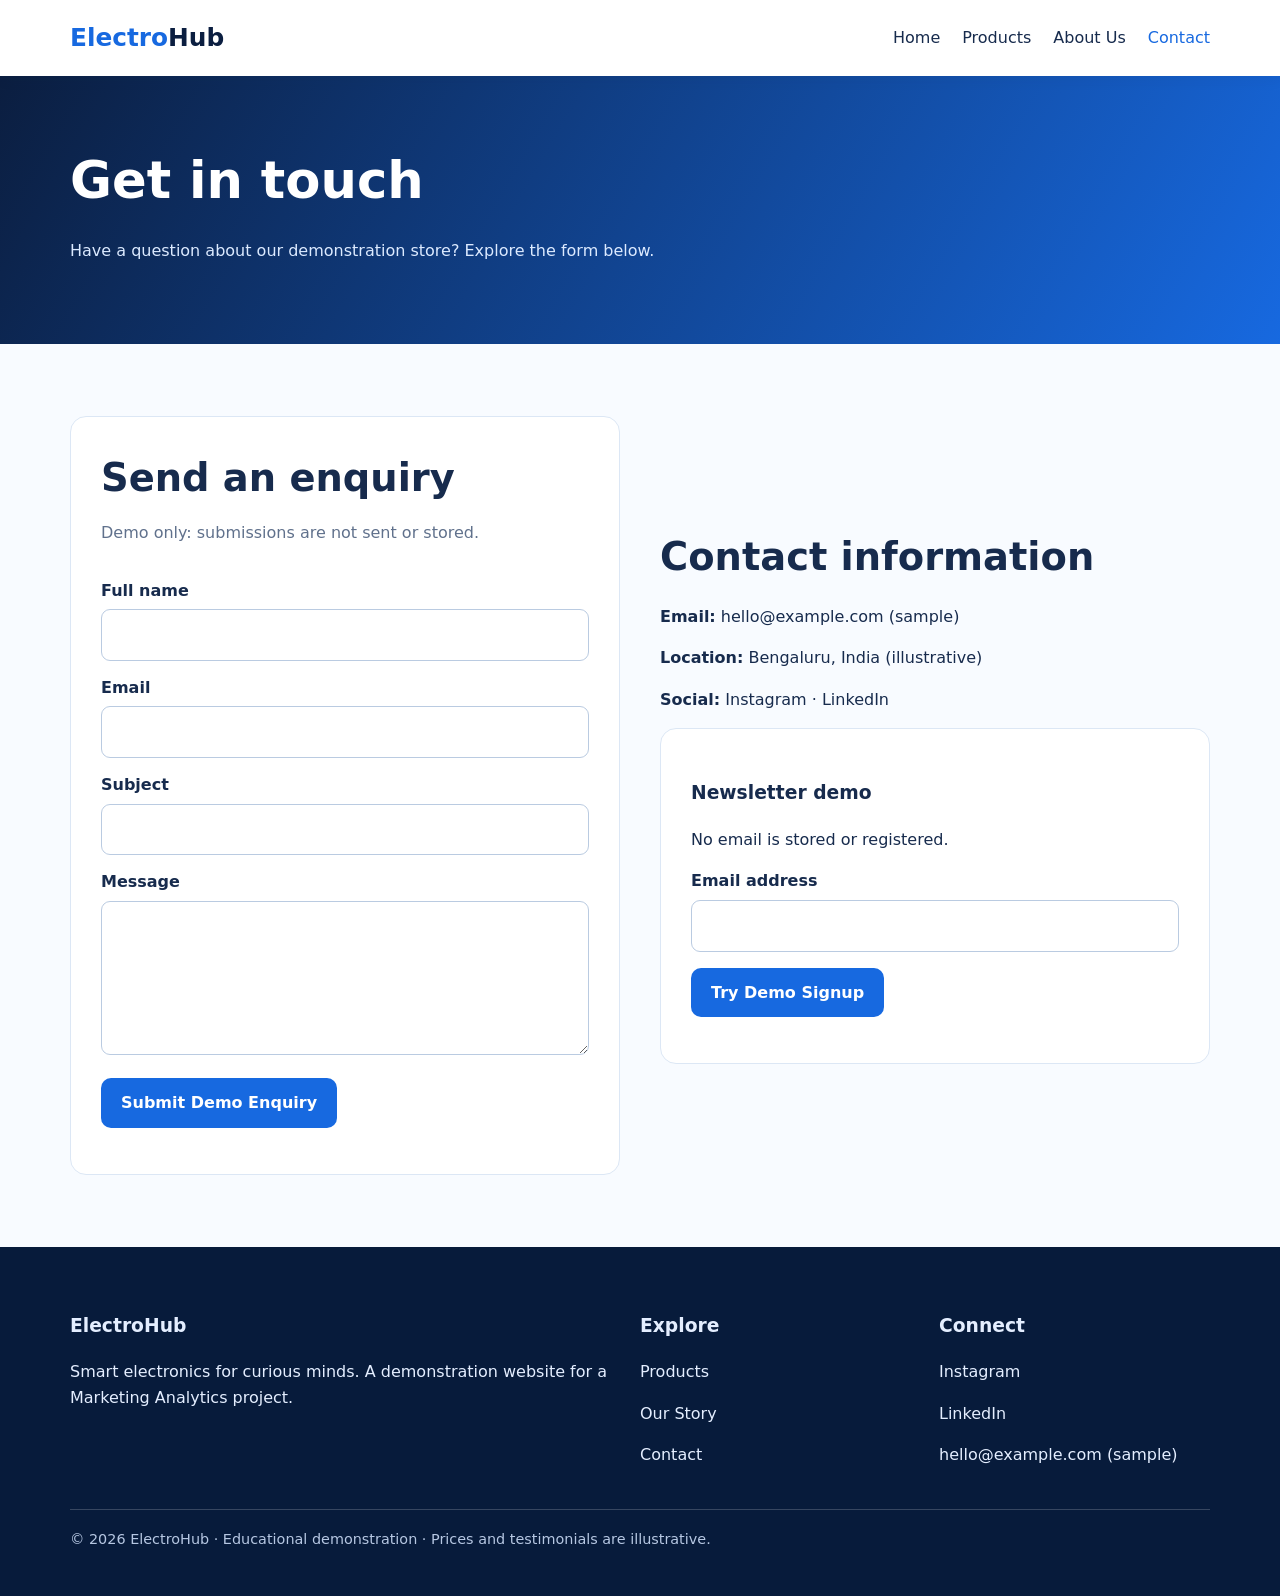
<file: contact.html>
<!DOCTYPE html><html lang="en"><head><meta charset="UTF-8"><meta name="viewport" content="width=device-width, initial-scale=1"><meta name="description" content="ElectroHub - explore stylish electronics and smart gadgets."><title>Contact | ElectroHub</title><link rel="stylesheet" href="style.css"><!-- Replace G-XXXXXXXXXX with your GA4 Measurement ID on every page. -->
<script async src="https://www.googletagmanager.com/gtag/js?id=G-XXXXXXXXXX"></script>
<script>window.dataLayer=window.dataLayer||[];function gtag(){dataLayer.push(arguments);}gtag('js',new Date());gtag('config','G-XXXXXXXXXX');</script></head><body><header class="site-header"><nav class="nav container" aria-label="Main navigation"><a class="brand" href="index.html">Electro<span>Hub</span></a><button class="menu-toggle" aria-expanded="false" aria-controls="nav-links">☰ Menu</button><div class="nav-links" id="nav-links"><a href="index.html" >Home</a><a href="products.html" >Products</a><a href="about.html" >About Us</a><a href="contact.html" aria-current="page">Contact</a></div></nav></header><main><section class="page-hero"><div class="container"><h1>Get in touch</h1><p>Have a question about our demonstration store? Explore the form below.</p></div></section><section class="section"><div class="container split"><div class="form-panel"><h2>Send an enquiry</h2><p class="lead">Demo only: submissions are not sent or stored.</p><form id="contact-form"><label for="name">Full name</label><input id="name" name="name" required minlength="2" autocomplete="name"><label for="email">Email</label><input id="email" type="email" name="email" required autocomplete="email"><label for="subject">Subject</label><input id="subject" name="subject" required><label for="message">Message</label><textarea id="message" name="message" rows="5" required minlength="10"></textarea><p><button class="btn" type="submit">Submit Demo Enquiry</button></p><p class="status" aria-live="polite"></p></form></div><div><h2>Contact information</h2><p><strong>Email:</strong> hello@example.com (sample)</p><p><strong>Location:</strong> Bengaluru, India (illustrative)</p><p><strong>Social:</strong> <a href="https://www.instagram.com/">Instagram</a> · <a href="https://www.linkedin.com/">LinkedIn</a></p><div class="form-panel"><h3>Newsletter demo</h3><p>No email is stored or registered.</p><form id="newsletter-form"><label for="newsletter-email">Email address</label><input id="newsletter-email" type="email" name="email" autocomplete="email" required><p><button class="btn" type="submit">Try Demo Signup</button></p><p class="status" aria-live="polite"></p></form></div></div></div></section></main><footer class="site-footer"><div class="container"><div class="footer-grid"><div><h3>ElectroHub</h3><p>Smart electronics for curious minds. A demonstration website for a Marketing Analytics project.</p></div><div><h3>Explore</h3><p><a href="products.html">Products</a></p><p><a href="about.html">Our Story</a></p><p><a href="contact.html">Contact</a></p></div><div><h3>Connect</h3><p><a href="https://www.instagram.com/" target="_blank" rel="noopener noreferrer">Instagram</a></p><p><a href="https://www.linkedin.com/" target="_blank" rel="noopener noreferrer">LinkedIn</a></p><p>hello@example.com (sample)</p></div></div><div class="footer-bottom">© 2026 ElectroHub · Educational demonstration · Prices and testimonials are illustrative.</div></div></footer><script src="script.js" defer></script></body></html>
</file>
<file: style.css>
:root{--blue:#1769e0;--navy:#0b1e40;--sky:#eaf3ff;--ink:#172b4d;--muted:#60718c;--line:#dce7f5;--white:#fff}*{box-sizing:border-box}body{margin:0;font-family:system-ui,-apple-system,Segoe UI,sans-serif;color:var(--ink);line-height:1.6;background:#f8fbff}a{color:inherit;text-decoration:none}img{max-width:100%;display:block}button,input,textarea,select{font:inherit}button{cursor:pointer}.container{width:min(1140px,92%);margin:auto}.site-header{background:var(--white);position:sticky;top:0;z-index:10;box-shadow:0 2px 15px #132b4d12}.nav{display:flex;align-items:center;justify-content:space-between;gap:20px;min-height:76px}.brand{font-size:1.55rem;font-weight:850;color:var(--blue)}.brand span{color:var(--navy)}.nav-links{display:flex;gap:22px;align-items:center}.nav-links a:hover,.nav-links a[aria-current=page]{color:var(--blue)}.menu-toggle{display:none;background:transparent;border:1px solid var(--line);padding:8px 12px;border-radius:8px}.btn{display:inline-block;border:0;border-radius:10px;padding:12px 20px;background:var(--blue);color:white;font-weight:700;transition:transform .2s,background .2s}.btn:hover{background:#0b4fae;transform:translateY(-2px)}.btn-outline{background:transparent;color:var(--blue);border:2px solid var(--blue)}.btn-outline:hover{color:white}.hero{background:linear-gradient(120deg,#071b3b,#1559b9);color:white;padding:85px 0}.hero-layout{display:grid;grid-template-columns:1.1fr 1fr;gap:48px;align-items:center}.hero h1{font-size:clamp(2.3rem,5vw,4.2rem);line-height:1.12;margin:12px 0 20px}.hero p{font-size:1.1rem;color:#dceaff}.hero img{border-radius:20px;box-shadow:0 24px 50px #001b3f66;aspect-ratio:4/3;object-fit:cover}.eyebrow{text-transform:uppercase;letter-spacing:.14em;font-size:.82rem;font-weight:800;color:#a5d2ff}.section{padding:72px 0}.section h2{font-size:clamp(1.8rem,3vw,2.5rem);margin:0 0 12px}.lead{color:var(--muted);max-width:700px;margin:0 0 32px}.grid{display:grid;grid-template-columns:repeat(3,1fr);gap:24px}.card{background:white;border:1px solid var(--line);border-radius:16px;overflow:hidden;box-shadow:0 8px 25px #112b4c0b;transition:transform .2s}.card:hover{transform:translateY(-5px)}.card img{width:100%;height:225px;object-fit:cover;background:#eef4fb}.card-body{padding:22px}.card h3{margin:0 0 6px}.price{font-weight:850;color:var(--blue);font-size:1.25rem}.tag{font-size:.8rem;font-weight:700;color:#1354aa;background:#e6f1ff;border-radius:99px;padding:5px 10px;display:inline-block;margin-bottom:12px}.card .btn{margin-top:10px}.section-tint{background:var(--sky)}.feature{padding:25px;border-radius:16px;background:white;border:1px solid var(--line)}.feature h3{margin:0 0 8px}.page-hero{padding:64px 0;background:linear-gradient(120deg,#0b1e40,#1769e0);color:white}.page-hero h1{font-size:clamp(2.2rem,4vw,3.3rem);margin:0 0 10px}.page-hero p{color:#dceaff;max-width:720px}.filters{display:flex;flex-wrap:wrap;gap:10px;margin:25px 0}.filter{border:1px solid #bed2ee;background:white;padding:9px 17px;border-radius:99px;color:var(--navy)}.filter.active{background:var(--blue);color:white;border-color:var(--blue)}.split{display:grid;grid-template-columns:1fr 1fr;gap:40px;align-items:center}.split img{border-radius:18px;aspect-ratio:4/3;object-fit:cover}.quote{font-size:1.05rem;font-style:italic}.form-panel{background:white;padding:30px;border-radius:16px;border:1px solid var(--line)}label{display:block;font-weight:650;margin:14px 0 6px}input,textarea{width:100%;border:1px solid #bacbe1;border-radius:9px;padding:12px;background:white}input:focus,textarea:focus{outline:3px solid #b6d8ff;border-color:var(--blue)}.status{margin-top:12px;font-weight:600}.site-footer{background:#071b3b;color:#e4eeff;padding:45px 0}.footer-grid{display:grid;grid-template-columns:2fr 1fr 1fr;gap:28px}.site-footer a:hover{text-decoration:underline}.footer-bottom{border-top:1px solid #ffffff30;margin-top:25px;padding-top:18px;font-size:.9rem;color:#b6c7e2}.hidden{display:none!important}@media(max-width:780px){.hero-layout,.split{grid-template-columns:1fr}.grid{grid-template-columns:repeat(2,1fr)}.menu-toggle{display:block}.nav-links{display:none;position:absolute;top:76px;left:0;right:0;padding:18px 4%;background:white;flex-direction:column;align-items:flex-start;box-shadow:0 12px 20px #132b4d20}.nav-links.open{display:flex}.footer-grid{grid-template-columns:1fr 1fr}}@media(max-width:540px){.grid,.footer-grid{grid-template-columns:1fr}.hero{padding:50px 0}.section{padding:48px 0}.form-panel{padding:20px}}@media(prefers-reduced-motion:reduce){*,*:before,*:after{transition:none!important;scroll-behavior:auto!important}}
</file>
